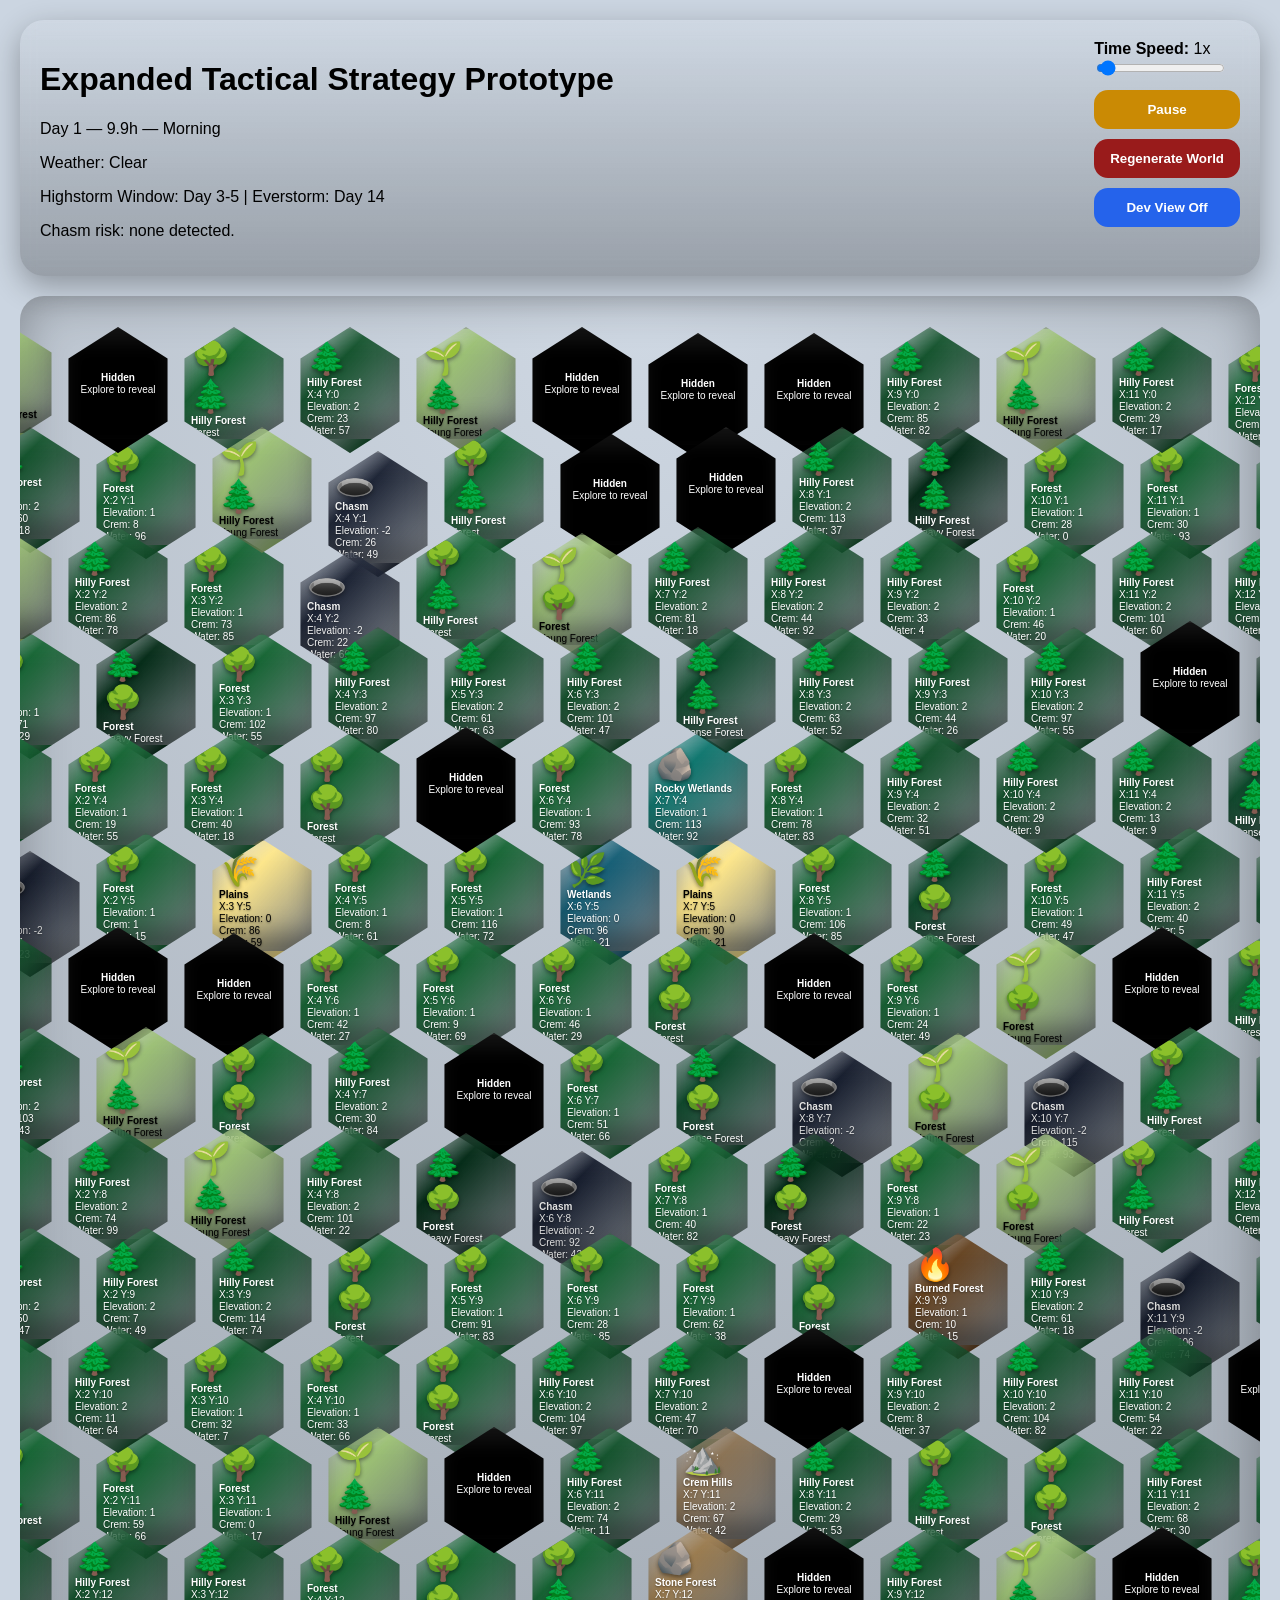
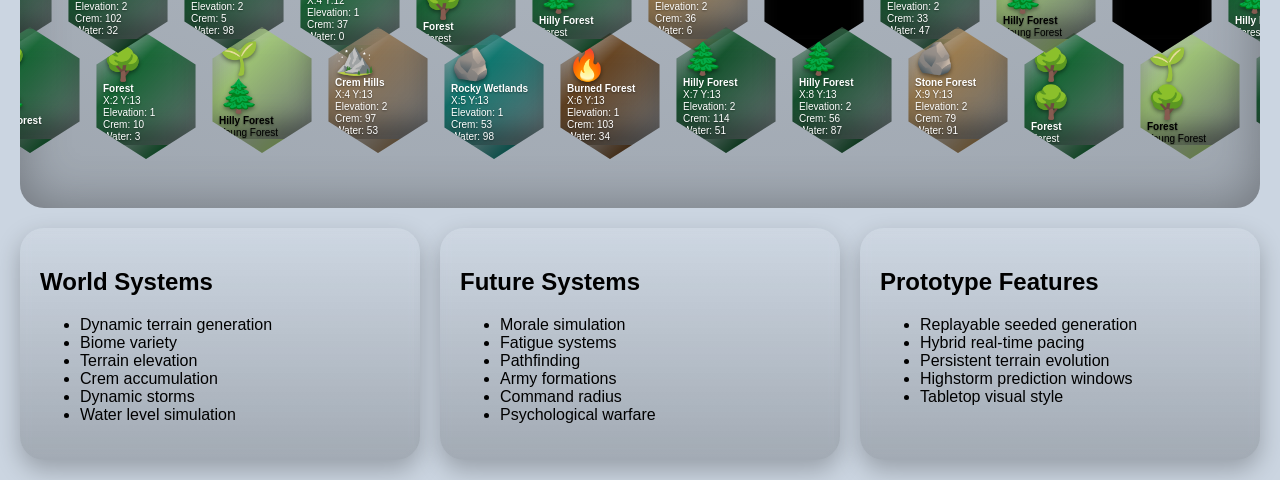
<file: m.HTML>
<!DOCTYPE html>
<html lang="en">
<head>
<meta charset="UTF-8">
<meta name="viewport" content="width=device-width, initial-scale=1.0">
<title>Expanded Tactical Strategy Prototype</title>

<style>

body {
  margin: 0;
  font-family: Arial, sans-serif;
  overflow-x: auto;
overflow-y: auto;
  transition: background 1s, color 1s;
}

/* =========================
UI
========================= */

.container {
  padding: 20px;
  max-width: 1800px;
  margin: auto;
}

.topbar {
  display: flex;
  justify-content: space-between;
  align-items: flex-start;
  gap: 20px;
  flex-wrap: wrap;
  padding: 20px;
  border-radius: 24px;
  background: linear-gradient(to bottom, rgba(255,255,255,0.08), rgba(0,0,0,0.25));
  backdrop-filter: blur(8px);
  box-shadow: 0 10px 30px rgba(0,0,0,0.3);
}

.controls {
  display: flex;
  flex-direction: column;
  gap: 10px;
}

.controls button {
  padding: 12px 16px;
  border: none;
  border-radius: 14px;
  cursor: pointer;
  color: white;
  font-weight: bold;
  transition: 0.2s;
}

.controls button:hover {
  transform: translateY(-2px);
}

.pause {
  background: #ca8a04;
}

.regen {
  background: #991b1b;
}

.dev-toggle {
  background: #2563eb;
}

/* =========================
HEX BOARD
========================= */

.board {
  margin-top: 20px;
  padding: 40px;
  overflow: auto;
  border-radius: 24px;
  background: radial-gradient(circle at top, rgba(255,255,255,0.08), rgba(0,0,0,0.22));
  box-shadow: inset 0 0 50px rgba(0,0,0,0.3);
  display: flex;
  flex-direction: column;
  align-items: center;
}

.hex-row {
  display: flex;
  align-items: flex-start;
  margin-top: -32px;
}

.hex-row:first-child {
  margin-top: 0;
}

.hex-row:nth-child(even) {
  margin-left: 56px;
}

/* =========================
HEX TILE
========================= */

.tile {
  width: 110px;
  height: 126px;
  margin: 3px;
  clip-path: polygon(50% 0%, 95% 25%, 95% 75%, 50% 100%, 5% 75%, 5% 25%);
  position: relative;
  display: flex;
  flex-direction: column;
  justify-content: space-between;
  padding: 10px;
  box-sizing: border-box;
  border: 2px solid rgba(255,255,255,0.12);
  transition: transform 0.2s, box-shadow 0.2s;
  overflow: hidden;
  transform-style: preserve-3d;
  transform: translateY(var(--elevation, 0px));
  box-shadow: inset 0 12px 20px rgba(255,255,255,0.08), inset 0 -18px 24px rgba(0,0,0,0.35), 0 12px 20px rgba(0,0,0,0.35);
  border-bottom: 14px solid rgba(0,0,0,0.35);
}

.tile:hover {
  transform: translateY(calc(var(--elevation, 0px) - 8px)) scale(1.05);
  z-index: 20;
  box-shadow: inset 0 12px 20px rgba(255,255,255,0.12), inset 0 -18px 24px rgba(0,0,0,0.45), 0 22px 32px rgba(0,0,0,0.5);
}

.hidden {
  background: black !important;
  color: white !important;
}

.dev-hidden {
  opacity: 0.35;
  filter: grayscale(0.8);
}

.terrain-icon {
  font-size: 2rem;
  text-shadow: 0 2px 4px rgba(0,0,0,0.45);
}

.tile-info {
  font-size: 10px;
  line-height: 1.2;
  text-shadow: 0 1px 2px rgba(0,0,0,0.4);
}

/* =========================
PANELS
========================= */

.panels {
  display: grid;
  grid-template-columns: repeat(auto-fit, minmax(250px, 1fr));
  gap: 20px;
  margin-top: 20px;
}

.panel {
  background: linear-gradient(to bottom, rgba(255,255,255,0.06), rgba(0,0,0,0.2));
  padding: 20px;
  border-radius: 24px;
  backdrop-filter: blur(6px);
  box-shadow: 0 10px 24px rgba(0,0,0,0.25);
}

/* =========================
STORMS
========================= */

.storm-warning {
  color: red;
  font-weight: bold;
  animation: pulse 1s infinite;
}

@keyframes pulse {
  0% { opacity: 1; }
  50% { opacity: 0.4; }
  100% { opacity: 1; }
}

@keyframes waterShimmer {
  0% { filter: brightness(1); }
  50% { filter: brightness(1.15); }
  100% { filter: brightness(1); }
}

</style>
</head>
<body>

<div class="container">

  <div class="topbar">

    <div>
      <h1>Expanded Tactical Strategy Prototype</h1>
      <p id="timeText"></p>
      <p id="weatherText"></p>
      <p id="stormScheduleText"></p>
      <p id="stormWarning" class="storm-warning"></p>
      <p id="stormLogText"></p>
    </div>

    <div class="controls">

      <div>
        <label>
          <strong>Time Speed:</strong>
          <span id="speedLabel">1x</span>
        </label>
        <br>
        <input
          id="speedSlider"
          type="range"
          min="0.5"
          max="16"
          step="0.5"
          value="1"
          onchange="updateSpeed(this.value)"
        >
      </div>

      <button class="pause" id="pauseButton" onclick="togglePause()">
        Pause
      </button>

      <button class="regen" onclick="generateBoard()">
        Regenerate World
      </button>

      <button class="dev-toggle" id="devButton" onclick="toggleDevView()">
        Dev View Off
      </button>

    </div>

  </div>

  <div id="board" class="board"></div>

  <div class="panels">

    <div class="panel">
      <h2>World Systems</h2>
      <ul>
        <li>Dynamic terrain generation</li>
        <li>Biome variety</li>
        <li>Terrain elevation</li>
        <li>Crem accumulation</li>
        <li>Dynamic storms</li>
        <li>Water level simulation</li>
      </ul>
    </div>

    <div class="panel">
      <h2>Future Systems</h2>
      <ul>
        <li>Morale simulation</li>
        <li>Fatigue systems</li>
        <li>Pathfinding</li>
        <li>Army formations</li>
        <li>Command radius</li>
        <li>Psychological warfare</li>
      </ul>
    </div>

    <div class="panel">
      <h2>Prototype Features</h2>
      <ul>
        <li>Replayable seeded generation</li>
        <li>Hybrid real-time pacing</li>
        <li>Persistent terrain evolution</li>
        <li>Highstorm prediction windows</li>
        <li>Tabletop visual style</li>
      </ul>
    </div>

  </div>

</div>

<script>

// =========================
// WORLD SETTINGS
// =========================

const boardSize = 14;

let timeSpeed = 1;
let timeOfDay = 8;
let currentDay = 1;
let weather = 'Clear';
let paused = false;

let stormType = null;
let stormRemainingHours = 0;

let nextHighstormDay = 5;
let nextHighstormWarningDay = 3;
let nextEverstormDay = 12;

let devView = false;

const stormDurationHours = 10;

const boardData = [];
const units = [];

// =========================
// BIOMES
// =========================

const biomeTypes = [

  {
    name: 'Plains',
    color: '#fde68a',
    icon: '🌾',
    elevation: 0
  },

  {
    name: 'Forest',
    color: '#166534',
    icon: '🌳',
    elevation: 1
  },

  {
    name: 'Hilly Forest',
    color: '#14532d',
    icon: '🌲',
    elevation: 2
  },

  {
    name: 'Mountain Forest',
    color: '#355e3b',
    icon: '🌲',
    elevation: 3
  },

  {
    name: 'Burned Forest',
    color: '#654321',
    icon: '🔥',
    elevation: 1
  },

  {
    name: 'Chasm',
    color: '#0f172a',
    icon: '🕳️',
    elevation: -2
  },

  {
    name: 'Young Forest',
    color: '#9bbf74',
    icon: '🌱',
    elevation: 0
  },

  {
    name: 'Dense Forest',
    color: '#0f4b2d',
    icon: '🌲',
    elevation: 3
  },

  {
    name: 'Heavy Forest',
    color: '#052c18',
    icon: '🌲',
    elevation: 4
  },

  {
    name: 'Wetlands',
    color: '#155e75',
    icon: '🌿',
    elevation: 0
  },

  {
    name: 'Rocky Wetlands',
    color: '#0f766e',
    icon: '🪨',
    elevation: 1
  },

  {
    name: 'Mountains',
    color: '#6b7280',
    icon: '🏔️',
    elevation: 4
  },

  {
    name: 'Stone Forest',
    color: '#9a7b4f',
    icon: '🪨',
    elevation: 2
  },

  {
    name: 'Crem Flats',
    color: '#c2b280',
    icon: '🟫',
    elevation: 0
  },

  {
    name: 'Crem Hills',
    color: '#8b7355',
    icon: '⛰️',
    elevation: 2
  },

  {
    name: 'Dust Basin',
    color: '#b08968',
    icon: '🏜️',
    elevation: -1
  },

{
  name: 'Cliffside',
  color: '#78716c',
  icon: '🧱',
  elevation: 3
},

{
  name: 'Ancient Crem Fields',
  color: '#5b4636',
  icon: '🪨',
  elevation: 3
}

];

// =========================
// TERRAIN PROGRESSION
// =========================

const terrainProgression = {

  // Plains Path
  'Plains': {
    next: 'Crem Flats',
    threshold: 100
  },

  'Crem Flats': {
    next: 'Crem Hills',
    threshold: 175
  },

  'Crem Hills': {
    next: 'Stone Forest',
    threshold: 275
  },

  // Forest Path
  'Forest': {
    next: 'Hilly Forest',
    threshold: 110
  },

  'Hilly Forest': {
    next: 'Mountain Forest',
    threshold: 200
  },

  'Mountain Forest': {
    next: 'Stone Forest',
    threshold: 325
  },

  // Wetlands Path
  'Wetlands': {
    next: 'Rocky Wetlands',
    threshold: 100
  },

  'Rocky Wetlands': {
    next: 'Cliffside',
    threshold: 212
  },

  'Cliffside': {
    next: 'Mountains',
    threshold: 350
  },

  // Mountain Path
  'Mountains': {
    next: 'Stone Forest',
    threshold: 400
  },

  // Dust Basin Path
  'Dust Basin': {
    next: 'Crem Flats',
    threshold: 90
  },

  // Burned Forest Path
  'Burned Forest': {
    next: 'Dust Basin',
    threshold: 150
  },

  // Final Terrain State
  'Stone Forest': {
    next: 'Ancient Crem Fields',
    threshold: 500
  }

};

function setTerrain(tile, terrainName) {
  tile.terrain = terrainName;
  const newBiome = biomeTypes.find(b => b.name === terrainName);
  if (newBiome) {
    tile.color = newBiome.color;
    tile.icon = newBiome.icon;
    tile.elevation = newBiome.elevation;
    return;
  }

  // Fallback biome if the terrain name becomes invalid.
  const fallback = biomeTypes.find(b => b.name === 'Plains');
  if (fallback) {
    tile.terrain = 'Plains';
    tile.color = fallback.color;
    tile.icon = fallback.icon;
    tile.elevation = fallback.elevation;
  }
}

function processTerrainGrowth(tile) {
  const progression = terrainProgression[tile.terrain];
  if (!progression || tile.crem < progression.threshold) return;

  const nextBiome = biomeTypes.find(b => b.name === progression.next);
  if (!nextBiome) return;

  if (isElevationCompatible(nextBiome.elevation, tile)) {
    setTerrain(tile, progression.next);
    tile.crem = 0;
  } else {
    spillCremToNeighbors(tile, Math.min(tile.crem, progression.threshold));
  }
}

function getAdjacentTiles(tile) {
  const neighbors = [];
  const evenRow = tile.y % 2 === 0;
  const directions = evenRow
    ? [
        [1, 0],
        [0, -1],
        [-1, -1],
        [-1, 0],
        [-1, 1],
        [0, 1]
      ]
    : [
        [1, 0],
        [1, -1],
        [0, -1],
        [-1, 0],
        [1, 1],
        [0, 1]
      ];

  directions.forEach(([dx, dy]) => {
    const nx = tile.x + dx;
    const ny = tile.y + dy;
    if (nx >= 0 && nx < boardSize && ny >= 0 && ny < boardSize) {
      neighbors.push(boardData[ny][nx]);
    }
  });

  return neighbors;
}

function isElevationCompatible(targetElevation, tile) {
  return getAdjacentTiles(tile).every(neighbor =>
    Math.abs(neighbor.elevation - targetElevation) <= 1
  );
}

function spillCremToNeighbors(tile, amount) {
  const targets = getAdjacentTiles(tile)
    .filter(neighbor => neighbor.terrain !== 'Chasm')
    .sort((a, b) => a.elevation - b.elevation);

  if (!targets.length || amount <= 0) return;

  const spillPerTile = Math.ceil(amount / targets.length);
  targets.forEach(neighbor => {
    neighbor.crem += spillPerTile;
  });
  tile.crem = Math.max(0, tile.crem - spillPerTile * targets.length);
}

function findBestTerrainForElevation(desiredElevation, tile) {
  const nonChasmBiomes = biomeTypes.filter(b => b.name !== 'Chasm');
  const compatibleBiomes = nonChasmBiomes.filter(b =>
    isElevationCompatible(b.elevation, tile)
  );

  const candidates = compatibleBiomes.length ? compatibleBiomes : nonChasmBiomes;
  candidates.sort((a, b) =>
    Math.abs(a.elevation - desiredElevation) - Math.abs(b.elevation - desiredElevation)
  );

  return candidates[0] || biomeTypes.find(b => b.name === 'Wetlands');
}

function isForestTile(tile) {
  const forestTerrains = ['Forest', 'Hilly Forest', 'Mountain Forest'];
  return (
    forestTerrains.includes(tile.terrain) ||
    tile.forestCover === 'Young Forest' ||
    tile.forestCover === 'Forest' ||
    tile.forestCover === 'Dense Forest' ||
    tile.forestCover === 'Heavy Forest'
  );
}

function processForestSpread(tile) {
  if (tile.terrain === 'Chasm' || tile.terrain === 'Burned Forest') return;

  const adjacent = getAdjacentTiles(tile);
  const forestNeighbors = adjacent.filter(isForestTile).length;

  if (!tile.forestCover) {
    if (forestNeighbors > 0 && seededRandom() > 0.8) {
      tile.forestCover = 'Young Forest';
    }
    return;
  }

  if (tile.forestCover === 'Young Forest') {
    if (forestNeighbors >= 2 && seededRandom() > 0.5) {
      tile.forestCover = 'Forest';
    }
  } else if (tile.forestCover === 'Forest') {
    if (forestNeighbors >= 3 && seededRandom() > 0.5) {
      tile.forestCover = 'Dense Forest';
    }
  } else if (tile.forestCover === 'Dense Forest') {
    if (forestNeighbors >= 3 && seededRandom() > 0.7) {
      tile.forestCover = 'Heavy Forest';
    }
  }
}

function processHighstormCollapse(tile) {
  if (tile.terrain === 'Chasm') return;

  const adjacent = getAdjacentTiles(tile);
  const erosionNeighbors = adjacent.filter(neighbor =>
    neighbor.waterLevel > 70 ||
    ['Wetlands', 'Rocky Wetlands', 'Cliffside', 'Mountains'].includes(neighbor.terrain)
  ).length;

  if (erosionNeighbors < 3) return;

  if (seededRandom() > 0.5) {
    tile.collapseChance += 0.03 + seededRandom() * 0.02;
  }

  if (seededRandom() < tile.collapseChance) {
    setTerrain(tile, 'Chasm');
    tile.forestCover = null;
    tile.hazard = null;
    tile.collapseChance = 0;
  }
}

function processChasmFill(tile) {
  if (tile.terrain !== 'Chasm') return;

  if (
    (tile.waterLevel > 90 && seededRandom() > 0.96) ||
    (tile.crem > 200 && seededRandom() > 0.98)
  ) {
    const adjacent = getAdjacentTiles(tile).filter(neighbor => neighbor.terrain !== 'Chasm');
    const averageNeighborElevation = adjacent.length
      ? Math.round(
          adjacent.reduce((sum, neighbor) => sum + neighbor.elevation, 0) /
            adjacent.length
        )
      : 0;

    const fillBiome = findBestTerrainForElevation(
      Math.max(0, averageNeighborElevation),
      tile
    );
    setTerrain(tile, fillBiome.name);
    tile.collapseChance = 0;
    tile.crem = 0;
    tile.waterLevel = Math.max(0, tile.waterLevel - 30);
  }
}

function processHazardHealing(tile) {
  if (tile.hazard === 'lightning_blasted' && tile.crem >= 50) {
    tile.hazard = null;
  }
}

function toggleDevView() {
  devView = !devView;
  document.getElementById('devButton').innerText =
    devView ? 'Dev View On' : 'Dev View Off';
  renderBoard();
}

// =========================
// SEEDED RANDOM
// =========================

let seed = Math.floor(Math.random() * 999999);

function seededRandom() {
  const x = Math.sin(seed++) * 10000;
  return x - Math.floor(x);
}

// =========================
// STORMS
// =========================

function scheduleHighstorm(fromDay = currentDay) {

  const interval = 4 + Math.floor(seededRandom() * 3);

  const scheduledDay = fromDay + interval;

  const warningLead = 1 + Math.floor(seededRandom() * 2);

  nextHighstormWarningDay = Math.max(
    fromDay + 1,
    scheduledDay - warningLead
  );

  return scheduledDay;
}

function scheduleEverstorm(fromDay = currentDay) {

  const interval = 12 + Math.floor(seededRandom() * 5);

  return fromDay + interval;
}

function initializeStormSchedule() {

  nextHighstormDay = scheduleHighstorm(currentDay);
  nextEverstormDay = scheduleEverstorm(currentDay);
}

function startStorm(type) {

  stormType = type;
  weather = type;
  stormRemainingHours = stormDurationHours;

  document.getElementById('stormWarning').innerText =
    `${type} strikes on Day ${currentDay}!`;

  boardData.forEach(row => {

    row.forEach(tile => {

      let cremGain, waterGain;

      if (type === 'Everstorm') {
        cremGain = Math.floor(seededRandom() * 15);
        waterGain = Math.floor(seededRandom() * 4);
      } else {
        cremGain = Math.floor(seededRandom() * 30);
        waterGain = Math.floor(seededRandom() * 12);
      }

      tile.crem += cremGain;
      tile.waterLevel += waterGain;

      // Process terrain growth from crem accumulation
      processTerrainGrowth(tile);
      processHazardHealing(tile);
      processChasmFill(tile);

      if (type === 'Everstorm' && isForestTile(tile) && seededRandom() > 0.85) {
        setTerrain(tile, 'Burned Forest');
        tile.forestCover = null;
      }

      if (type === 'Highstorm') {
        processHighstormCollapse(tile);
      }

      if (seededRandom() > (type === 'Everstorm' ? 0.8 : 0.94)) {
        tile.hazard = 'lightning_blasted';
      }

    });
  });

  renderBoard();

  if (type === 'Highstorm') {
    nextHighstormDay = scheduleHighstorm(currentDay);
  }
  else {
    nextEverstormDay = scheduleEverstorm(currentDay);
  }
}

function endStorm() {

  stormType = null;
  weather = 'Clear';

  document.getElementById('stormWarning').innerText = '';
}

// =========================
// WORLD GENERATION
// =========================

function generateBoard() {

  boardData.length = 0;

  currentDay = 1;
  timeOfDay = 8;
  weather = 'Clear';
  paused = false;
  timeSpeed = 1;

  // Reset speed slider and label
  const slider = document.getElementById('speedSlider');
  if (slider) slider.value = 1;
  const label = document.getElementById('speedLabel');
  if (label) label.innerText = '1x';

  initializeStormSchedule();

  for (let y = 0; y < boardSize; y++) {

    const row = [];

    for (let x = 0; x < boardSize; x++) {

      const biome = biomeTypes[
        Math.floor(seededRandom() * biomeTypes.length)
      ];

      row.push({

        x,
        y,

        terrain: biome.name,
        icon: biome.icon,
        color: biome.color,

        elevation: biome.elevation,

        discovered: seededRandom() > 0.12,

        crem: Math.floor(seededRandom() * 120),

        waterLevel: Math.floor(seededRandom() * 100),

        hazard: null,

        forestCover: ['Forest', 'Hilly Forest', 'Mountain Forest', 'Young Forest', 'Dense Forest', 'Heavy Forest'].includes(biome.name)
          ? (['Young Forest', 'Dense Forest', 'Heavy Forest'].includes(biome.name) ? biome.name : 'Forest')
          : null,

        collapseChance: 0,

        stability: 50 + Math.floor(seededRandom() * 50)

      });
    }

    boardData.push(row);
  }

  createStartingUnits();
  normalizeBoardElevations();

  renderBoard();
  updateUI();
  updateLighting();
}

function normalizeBoardElevations() {
  let changed = true;
  let passes = 0;

  while (changed && passes < 5) {
    changed = false;
    passes += 1;

    boardData.forEach(row => {
      row.forEach(tile => {
        if (tile.terrain === 'Chasm') return;

        if (!isElevationCompatible(tile.elevation, tile)) {
          const adjacent = getAdjacentTiles(tile).filter(neighbor => neighbor.terrain !== 'Chasm');
          const averageNeighborElevation = adjacent.length
            ? Math.round(
                adjacent.reduce((sum, neighbor) => sum + neighbor.elevation, 0) /
                  adjacent.length
              )
            : tile.elevation;

          const bestBiome = findBestTerrainForElevation(averageNeighborElevation, tile);
          if (bestBiome && bestBiome.name !== tile.terrain) {
            setTerrain(tile, bestBiome.name);
            changed = true;
          }
        }
      });
    });
  }
}

// =========================
// UNITS
// =========================

function createStartingUnits() {

  units.length = 0;

  units.push({
    id: 1,
    x: 3,
    y: 3,
    type: 'Scout',
    morale: 10,
    fatigue: 0
  });

  units.push({
    id: 2,
    x: 7,
    y: 9,
    type: 'Infantry',
    morale: 10,
    fatigue: 0
  });

}

// =========================
// RENDERING
// =========================

function renderBoard() {
  const board = document.getElementById('board');
  board.innerHTML = '';

  boardData.forEach(row => {
    const rowDiv = document.createElement('div');
    rowDiv.className = 'hex-row';

    row.forEach(tile => {
      const div = document.createElement('div');
      div.className = 'tile';
      div.style.setProperty('--elevation', `${-tile.elevation * 6}px`);
      div.style.zIndex = 1 + tile.elevation;

      const forestOverlay = tile.forestCover
        ? biomeTypes.find(b => b.name === tile.forestCover)
        : null;

      const terrainBiome = biomeTypes.find(b => b.name === tile.terrain) || biomeTypes.find(b => b.name === 'Plains');
      if (!tile.color) {
        tile.color = terrainBiome.color;
      }
      if (!tile.icon) {
        tile.icon = terrainBiome.icon;
      }

      if (!tile.discovered) {
        if (devView) {
          div.classList.add('dev-hidden');
          const backgroundColor = forestOverlay ? forestOverlay.color : tile.color;
          div.style.background = backgroundColor;
          div.style.color = getContrastColor(backgroundColor);
          div.innerHTML = `
            <div class="terrain-icon">
              ${forestOverlay ? forestOverlay.icon + ' ' : ''}${tile.icon}
            </div>
            <div class="tile-info">
              <strong>Hidden</strong><br>
              ${tile.terrain}<br>
              ${tile.forestCover ? `${tile.forestCover}<br>` : ''}
            </div>
          `;
        } else {
          div.classList.add('hidden');
          div.style.background = 'black';
          div.style.color = 'white';
          div.innerHTML = `
            <div class="tile-info" style="text-align:center; margin:auto; width:100%;">
              <strong>Hidden</strong><br>
              Explore to reveal
            </div>
          `;
        }
      } else {
        const backgroundColor = forestOverlay ? forestOverlay.color : tile.color;
        div.style.background = `linear-gradient(to bottom right, rgba(255,255,255,0.18), ${backgroundColor} 35%, rgba(0,0,0,0.35))`;
        div.style.color = getContrastColor(backgroundColor);

        if (tile.terrain.includes('Wetlands') || tile.waterLevel > 70) {
          div.style.animation = 'waterShimmer 3s infinite';
        } else {
          div.style.animation = 'none';
        }

        const unit = units.find(u => u.x === tile.x && u.y === tile.y);

        div.innerHTML = `
          <div class="terrain-icon">
            ${forestOverlay ? forestOverlay.icon + ' ' : ''}${tile.icon}
          </div>
          <div class="tile-info">
            <strong>${tile.terrain}</strong><br>
            ${tile.forestCover ? `${tile.forestCover}<br>` : ''}
            X:${tile.x} Y:${tile.y}<br>
            Elevation: ${tile.elevation}<br>
            Crem: ${tile.crem}<br>
            Water: ${tile.waterLevel}<br>
            ${tile.hazard === 'lightning_blasted' ? '⚡ Lightning Blasted<br>' : ''}
            ${unit ? '🛡️ ' + unit.type : ''}
          </div>
        `;

        div.title = `
Terrain: ${tile.terrain}
${tile.forestCover ? `Forest Cover: ${tile.forestCover}
` : ''}Coordinates: ${tile.x}, ${tile.y}
Elevation: ${tile.elevation}
Crem: ${tile.crem}
Water: ${tile.waterLevel}
Stability: ${tile.stability}
        `;
      }

      rowDiv.appendChild(div);
    });

    board.appendChild(rowDiv);
  });
}

function getContrastColor(bgColor) {

  const hex = bgColor.replace('#', '');

  const r = parseInt(hex.substr(0, 2), 16);
  const g = parseInt(hex.substr(2, 2), 16);
  const b = parseInt(hex.substr(4, 2), 16);

  const luminance =
    (0.299 * r + 0.587 * g + 0.114 * b) / 255;

  return luminance > 0.5 ? 'black' : 'white';
}

function getCollapseInfo() {
  let riskTiles = 0;
  let totalChance = 0;
  let maxChance = 0;

  boardData.flat().forEach(tile => {
    if (tile.collapseChance > 0) {
      riskTiles += 1;
      totalChance += tile.collapseChance;
      maxChance = Math.max(maxChance, tile.collapseChance);
    }
  });

  if (riskTiles === 0) {
    return 'Chasm risk: none detected.';
  }

  const avgChance = (totalChance / riskTiles) * 100;
  return `Chasm risk: ${riskTiles} tile(s) at risk — avg ${avgChance.toFixed(1)}%, max ${(
    maxChance * 100
  ).toFixed(1)}%.`;
}

// =========================
// TIME SYSTEM
// =========================

function updateTime() {

  if (paused) return;

  timeOfDay += 0.1 * timeSpeed;

  if (timeOfDay >= 24) {

    timeOfDay -= 24;

    currentDay += 1;

    // Gradual crem accumulation between storms
    boardData.forEach(row => {
      row.forEach(tile => {
        tile.crem += Math.floor(seededRandom() * 5);
        processTerrainGrowth(tile);
        processHazardHealing(tile);
        processForestSpread(tile);
        processChasmFill(tile);
      });
    });

    if (!stormType) {
      if (currentDay > nextEverstormDay) {
        nextEverstormDay = scheduleEverstorm(currentDay);
      }
      if (currentDay > nextHighstormDay) {
        nextHighstormDay = scheduleHighstorm(currentDay);
      }

      if (currentDay === nextEverstormDay) {
        startStorm('Everstorm');
      }
      else if (currentDay === nextHighstormDay) {
        startStorm('Highstorm');
      }

    }
  }

  if (stormType) {

    stormRemainingHours -= 0.1 * timeSpeed;

    if (stormRemainingHours <= 0) {
      endStorm();
    }
  }

  updateLighting();
  updateUI();
}

// =========================
// LIGHTING
// =========================

function updateLighting() {

  if (timeOfDay >= 6 && timeOfDay < 18) {

    document.body.style.background = '#cbd5e1';
    document.body.style.color = 'black';

  }
  else if (
    (timeOfDay >= 5 && timeOfDay < 6) ||
    (timeOfDay >= 18 && timeOfDay < 19)
  ) {

    document.body.style.background = '#fdba74';
    document.body.style.color = 'black';

  }
  else {

    document.body.style.background = '#0f172a';
    document.body.style.color = 'white';

  }
}

// =========================
// UI
// =========================

function getTimeLabel() {

  if (timeOfDay >= 6 && timeOfDay < 12) return 'Morning';
  if (timeOfDay >= 12 && timeOfDay < 18) return 'Midday';
  if (timeOfDay >= 18 && timeOfDay < 20) return 'Dusk';
  if (timeOfDay >= 4 && timeOfDay < 6) return 'Dawn';

  return 'Night';
}

function updateUI() {

  document.getElementById('timeText').innerText =
    `Day ${currentDay} — ${timeOfDay.toFixed(1)}h — ${getTimeLabel()}`;

  document.getElementById('weatherText').innerText =
    `Weather: ${weather}`;

  document.getElementById('stormScheduleText').innerText =
    `Highstorm Window: Day ${nextHighstormWarningDay}-${nextHighstormDay} | Everstorm: Day ${nextEverstormDay}`;

  document.getElementById('stormLogText').innerText = getCollapseInfo();

  if (stormType) {

    document.getElementById('stormWarning').innerText =
      `${stormType} ongoing — ${stormRemainingHours.toFixed(1)}h remaining`;

  }

else if (
  currentDay >= nextHighstormWarningDay &&
  currentDay < nextHighstormDay
) {

  document.getElementById('stormWarning').innerText =
    `Highstorm expected soon.`;

}
else {

  document.getElementById('stormWarning').innerText = '';

}


  document.getElementById('speedLabel').innerText =
    `${timeSpeed}x`;
}

function updateSpeed(value) {

  timeSpeed = Number(value);

  updateUI();
}

function togglePause() {

  paused = !paused;

  document.getElementById('pauseButton').innerText =
    paused ? 'Resume' : 'Pause';
}

// =========================
// GAME LOOP
// =========================

setInterval(updateTime, 100);

// =========================
// START GAME
// =========================

generateBoard();

</script>

</body>
</html>
</file>
